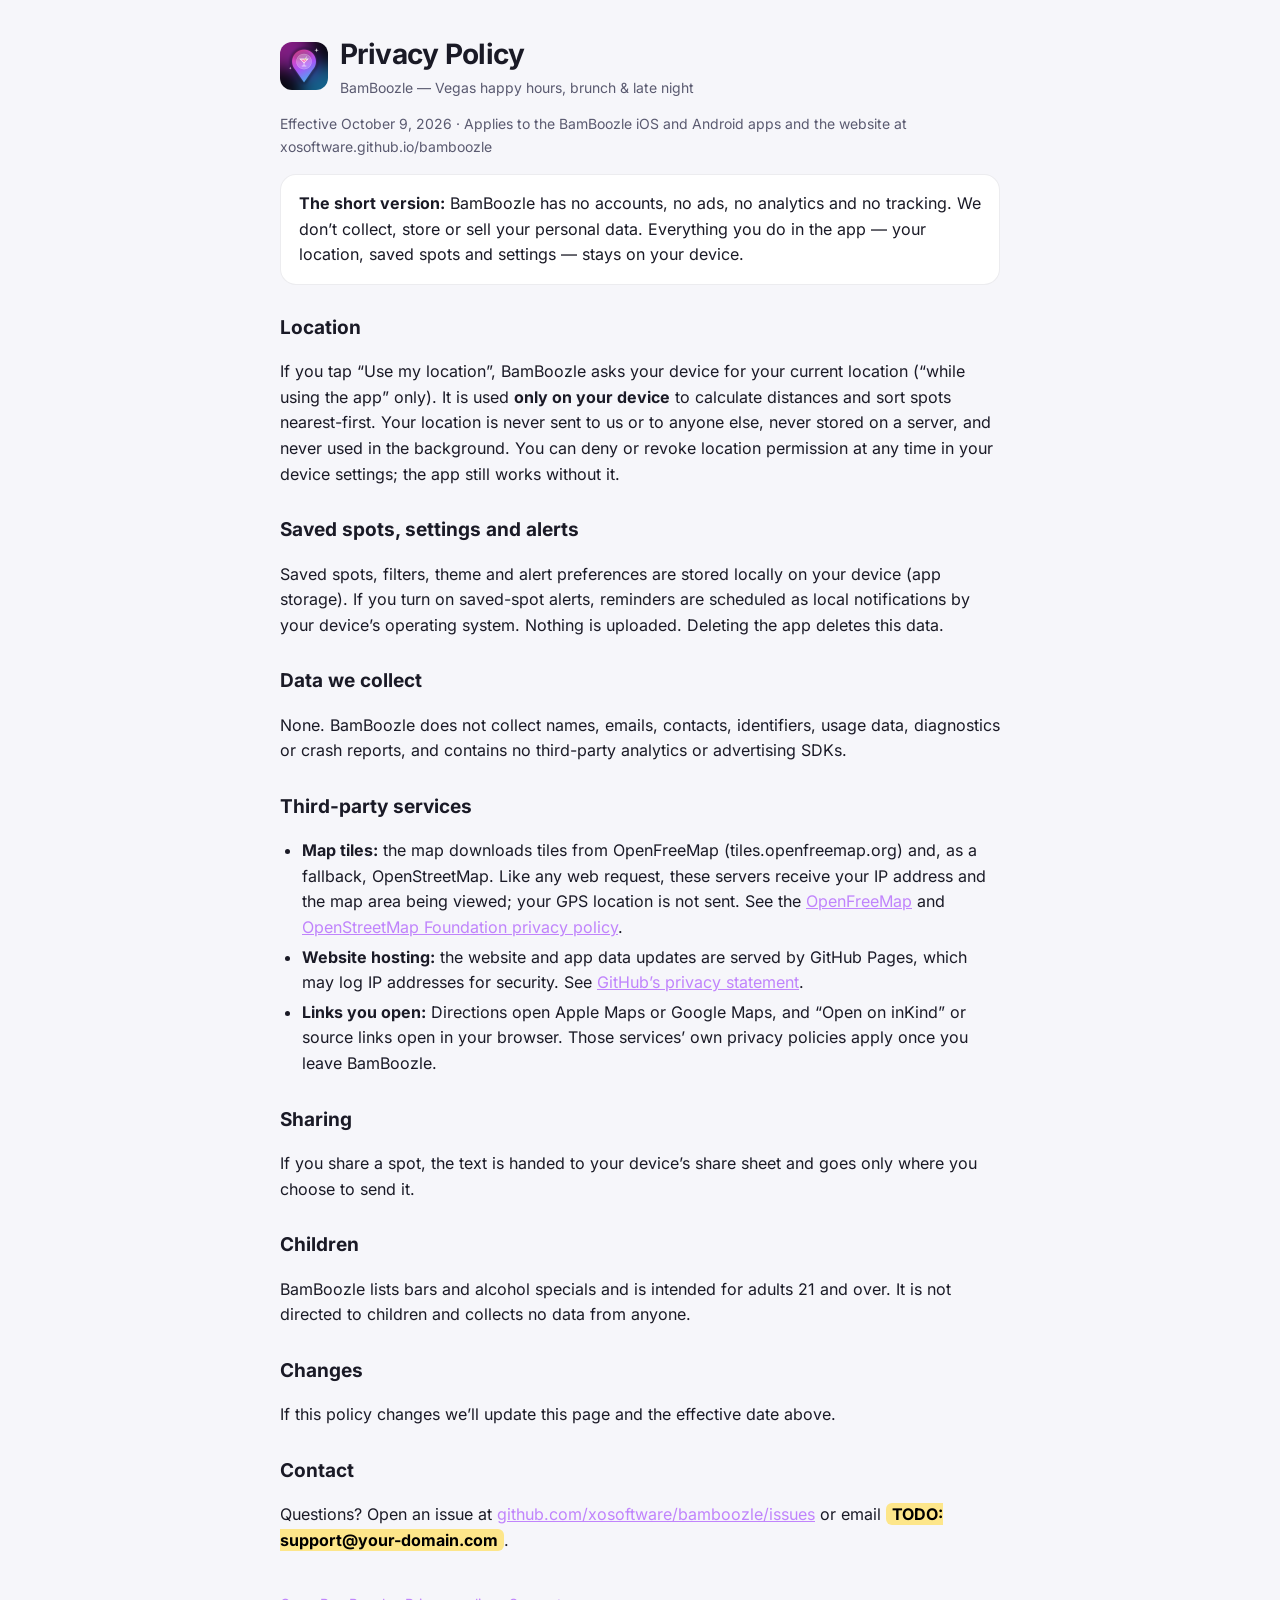
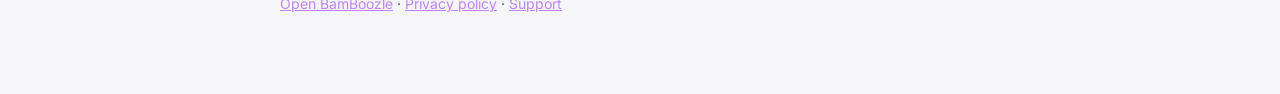
<file: privacy.html>
<!DOCTYPE html>
<html lang="en"><head><meta charset="utf-8"><meta name="viewport" content="width=device-width, initial-scale=1">
<title>Privacy Policy · BamBoozle</title><meta name="description" content="BamBoozle privacy policy: no accounts, no tracking, your data stays on your device.">
<link rel="icon" type="image/png" sizes="32x32" href="icons/favicon-32.png">
<style>
@font-face{font-family:"Inter";src:url(fonts/inter-latin-wght.woff2) format("woff2");font-weight:100 900;font-display:swap}
:root{color-scheme:dark light}
body{margin:0;font:16px/1.6 "Inter",system-ui,-apple-system,sans-serif;background:#0b0b12;color:#e9e9f3}
@media (prefers-color-scheme:light){body{background:#f6f6fa;color:#1a1a26} .card{background:#fff!important;border-color:rgba(20,20,60,.08)!important} .muted{color:#5a5a70!important}}
main{max-width:720px;margin:0 auto;padding:32px 20px 64px}
header{display:flex;align-items:center;gap:12px;margin-bottom:8px} header img{border-radius:12px}
h1{font-size:28px;margin:0;letter-spacing:-.02em} h2{font-size:19px;margin:28px 0 8px}
a{color:#c084fc} .muted{color:#a3a3b8;font-size:14px}
.card{background:#15151f;border:1px solid rgba(255,255,255,.08);border-radius:16px;padding:16px 18px;margin:16px 0}
.todo{background:#fde68a;color:#000;padding:1px 6px;border-radius:6px;font-weight:700}
ul{padding-left:22px} li{margin:4px 0}
</style></head><body><main>
<header><img src="icons/icon-192.png" width="48" height="48" alt=""><div><h1>Privacy Policy</h1><div class="muted">BamBoozle — Vegas happy hours, brunch &amp; late night</div></div></header>
<p class="muted">Effective October 9, 2026 · Applies to the BamBoozle iOS and Android apps and the website at xosoftware.github.io/bamboozle</p>
<div class="card"><b>The short version:</b> BamBoozle has no accounts, no ads, no analytics and no tracking. We don’t collect, store or sell your personal data. Everything you do in the app — your location, saved spots and settings — stays on your device.</div>
<h2>Location</h2>
<p>If you tap “Use my location”, BamBoozle asks your device for your current location (“while using the app” only). It is used <b>only on your device</b> to calculate distances and sort spots nearest-first. Your location is never sent to us or to anyone else, never stored on a server, and never used in the background. You can deny or revoke location permission at any time in your device settings; the app still works without it.</p>
<h2>Saved spots, settings and alerts</h2>
<p>Saved spots, filters, theme and alert preferences are stored locally on your device (app storage). If you turn on saved-spot alerts, reminders are scheduled as local notifications by your device’s operating system. Nothing is uploaded. Deleting the app deletes this data.</p>
<h2>Data we collect</h2>
<p>None. BamBoozle does not collect names, emails, contacts, identifiers, usage data, diagnostics or crash reports, and contains no third-party analytics or advertising SDKs.</p>
<h2>Third-party services</h2>
<ul>
<li><b>Map tiles:</b> the map downloads tiles from OpenFreeMap (tiles.openfreemap.org) and, as a fallback, OpenStreetMap. Like any web request, these servers receive your IP address and the map area being viewed; your GPS location is not sent. See the <a href="https://openfreemap.org" rel="noopener">OpenFreeMap</a> and <a href="https://osmfoundation.org/wiki/Privacy_Policy" rel="noopener">OpenStreetMap Foundation privacy policy</a>.</li>
<li><b>Website hosting:</b> the website and app data updates are served by GitHub Pages, which may log IP addresses for security. See <a href="https://docs.github.com/en/site-policy/privacy-policies/github-general-privacy-statement" rel="noopener">GitHub’s privacy statement</a>.</li>
<li><b>Links you open:</b> Directions open Apple Maps or Google Maps, and “Open on inKind” or source links open in your browser. Those services’ own privacy policies apply once you leave BamBoozle.</li>
</ul>
<h2>Sharing</h2>
<p>If you share a spot, the text is handed to your device’s share sheet and goes only where you choose to send it.</p>
<h2>Children</h2>
<p>BamBoozle lists bars and alcohol specials and is intended for adults 21 and over. It is not directed to children and collects no data from anyone.</p>
<h2>Changes</h2>
<p>If this policy changes we’ll update this page and the effective date above.</p>
<h2>Contact</h2>
<p>Questions? Open an issue at <a href="https://github.com/xosoftware/bamboozle/issues">github.com/xosoftware/bamboozle/issues</a> or email <span class="todo">TODO: support@your-domain.com</span>.</p>
<p class="muted" style="margin-top:40px"><a href="./">Open BamBoozle</a> · <a href="privacy.html">Privacy policy</a> · <a href="support.html">Support</a></p>
</main></body></html>
</file>
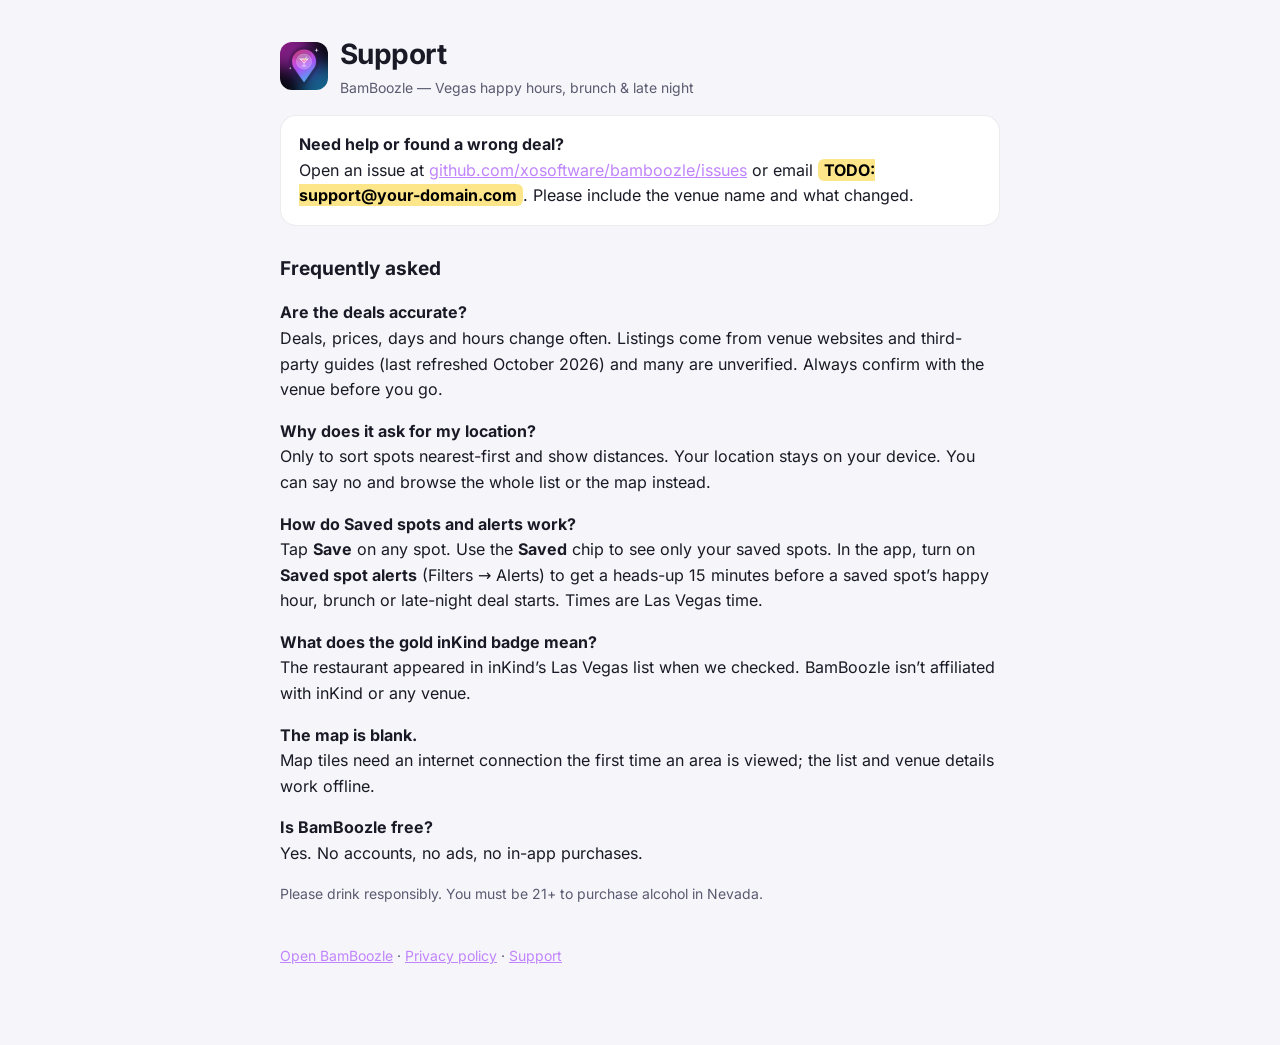
<file: support.html>
<!DOCTYPE html>
<html lang="en"><head><meta charset="utf-8"><meta name="viewport" content="width=device-width, initial-scale=1">
<title>Support · BamBoozle</title><meta name="description" content="Help and contact for the BamBoozle app.">
<link rel="icon" type="image/png" sizes="32x32" href="icons/favicon-32.png">
<style>
@font-face{font-family:"Inter";src:url(fonts/inter-latin-wght.woff2) format("woff2");font-weight:100 900;font-display:swap}
:root{color-scheme:dark light}
body{margin:0;font:16px/1.6 "Inter",system-ui,-apple-system,sans-serif;background:#0b0b12;color:#e9e9f3}
@media (prefers-color-scheme:light){body{background:#f6f6fa;color:#1a1a26} .card{background:#fff!important;border-color:rgba(20,20,60,.08)!important} .muted{color:#5a5a70!important}}
main{max-width:720px;margin:0 auto;padding:32px 20px 64px}
header{display:flex;align-items:center;gap:12px;margin-bottom:8px} header img{border-radius:12px}
h1{font-size:28px;margin:0;letter-spacing:-.02em} h2{font-size:19px;margin:28px 0 8px}
a{color:#c084fc} .muted{color:#a3a3b8;font-size:14px}
.card{background:#15151f;border:1px solid rgba(255,255,255,.08);border-radius:16px;padding:16px 18px;margin:16px 0}
.todo{background:#fde68a;color:#000;padding:1px 6px;border-radius:6px;font-weight:700}
ul{padding-left:22px} li{margin:4px 0}
</style></head><body><main>
<header><img src="icons/icon-192.png" width="48" height="48" alt=""><div><h1>Support</h1><div class="muted">BamBoozle — Vegas happy hours, brunch &amp; late night</div></div></header>
<div class="card"><b>Need help or found a wrong deal?</b><br>Open an issue at <a href="https://github.com/xosoftware/bamboozle/issues/new">github.com/xosoftware/bamboozle/issues</a> or email <span class="todo">TODO: support@your-domain.com</span>. Please include the venue name and what changed.</div>
<h2>Frequently asked</h2>
<p><b>Are the deals accurate?</b><br>Deals, prices, days and hours change often. Listings come from venue websites and third-party guides (last refreshed October 2026) and many are unverified. Always confirm with the venue before you go.</p>
<p><b>Why does it ask for my location?</b><br>Only to sort spots nearest-first and show distances. Your location stays on your device. You can say no and browse the whole list or the map instead.</p>
<p><b>How do Saved spots and alerts work?</b><br>Tap <b>Save</b> on any spot. Use the <b>Saved</b> chip to see only your saved spots. In the app, turn on <b>Saved spot alerts</b> (Filters → Alerts) to get a heads-up 15 minutes before a saved spot’s happy hour, brunch or late-night deal starts. Times are Las Vegas time.</p>
<p><b>What does the gold inKind badge mean?</b><br>The restaurant appeared in inKind’s Las Vegas list when we checked. BamBoozle isn’t affiliated with inKind or any venue.</p>
<p><b>The map is blank.</b><br>Map tiles need an internet connection the first time an area is viewed; the list and venue details work offline.</p>
<p><b>Is BamBoozle free?</b><br>Yes. No accounts, no ads, no in-app purchases.</p>
<p class="muted">Please drink responsibly. You must be 21+ to purchase alcohol in Nevada.</p>
<p class="muted" style="margin-top:40px"><a href="./">Open BamBoozle</a> · <a href="privacy.html">Privacy policy</a> · <a href="support.html">Support</a></p>
</main></body></html>
</file>
